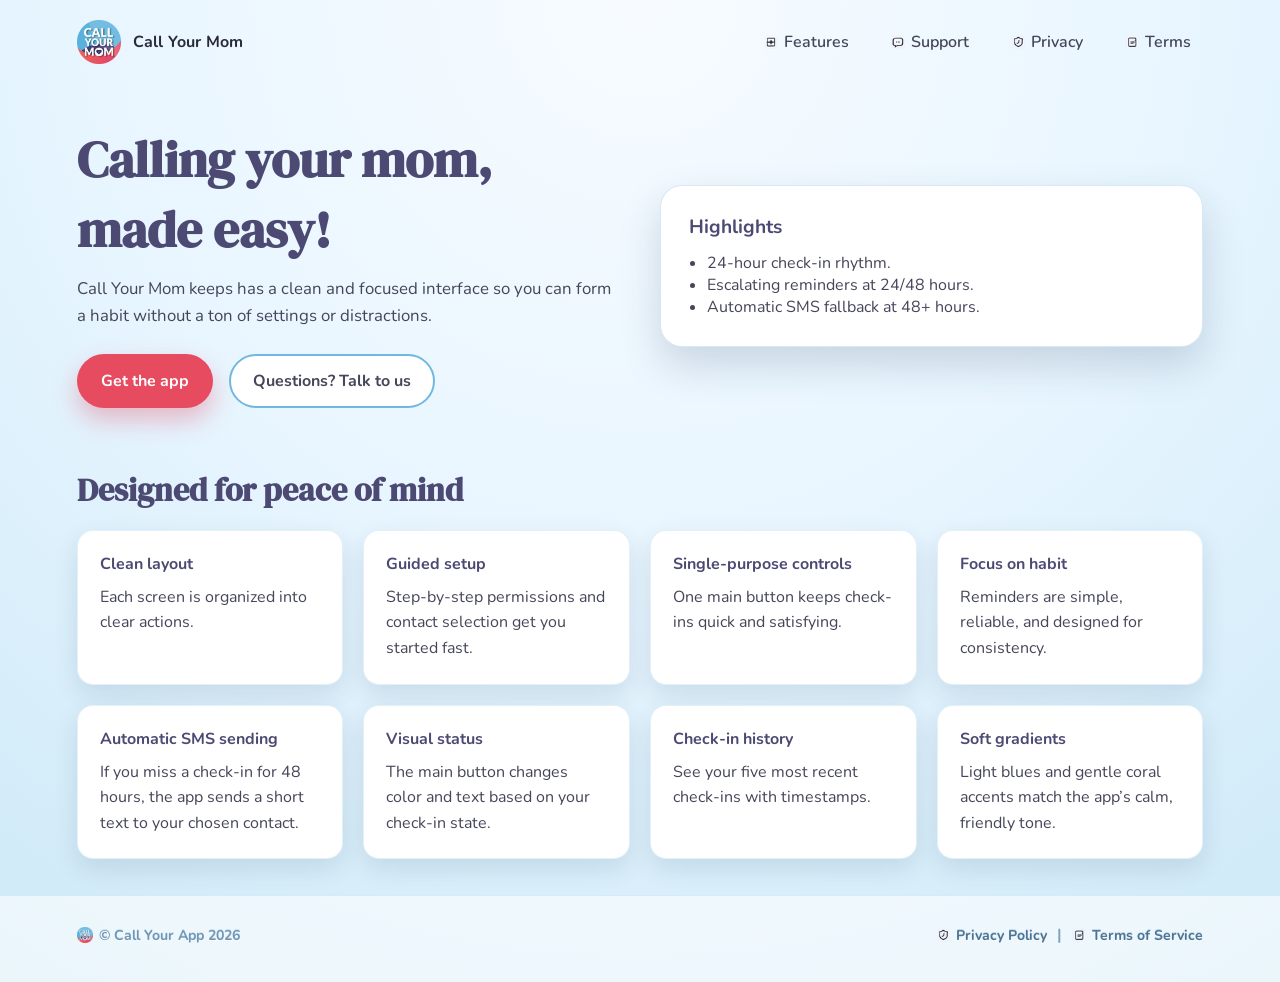
<file: features.html>
<!DOCTYPE html>
<html lang="en">
  <head>
    <meta charset="UTF-8" />
    <meta name="viewport" content="width=device-width, initial-scale=1" />
    <title>Features - Call Your Mom Reminder & Check-In App</title>
    <meta name="description" content="Discover how Call Your Mom works. With 24-hour check-ins, escalating reminders, automatic SMS fallback and a clean interface, the app helps build a habit of calling your family." />
    <meta name="keywords" content="call your mom features, call mom reminders, check-in app, streak tracking, automatic sms fallback, gentle reminders, family check-in app, habit tracking app" />
    <meta property="og:type" content="website" />
    <meta property="og:site_name" content="Call Your Mom" />
    <meta property="og:title" content="Features - Call Your Mom Reminder & Check-In App" />
    <meta property="og:description" content="Discover how Call Your Mom works. With 24-hour check-ins, escalating reminders, automatic SMS fallback and a clean interface, the app helps build a habit of calling your family." />
    <meta property="og:url" content="https://callyourapp.com/features.html" />
    <meta property="og:image" content="https://callyourapp.com/styles/Call_your_Mom_Logo.png" />
    <meta property="og:image:alt" content="Call Your Mom app logo" />
    <meta name="twitter:card" content="summary_large_image" />
    <meta name="twitter:title" content="Features - Call Your Mom Reminder & Check-In App" />
    <meta name="twitter:description" content="Discover how Call Your Mom works. With 24-hour check-ins, escalating reminders, automatic SMS fallback and a clean interface, the app helps build a habit of calling your family." />
    <meta name="twitter:image" content="https://callyourapp.com/styles/Call_your_Mom_Logo.png" />
    <meta name="twitter:image:alt" content="Call Your Mom app logo" />
    <link rel="icon" type="image/x-icon" href="favicon.ico" />
    <link rel="apple-touch-icon" sizes="180x180" href="styles/apple-touch-icon.png" />
    <link rel="stylesheet" href="styles/site.css" />
  </head>
  <body class="features-loading">
    <div id="featuresIntro" class="features-intro" aria-hidden="true">
      <video
        id="featuresIntroVideo"
        class="features-intro-video"
        src="styles/callyourmomintro.mp4"
        playsinline
        preload="auto"
      ></video>
      <button id="featuresIntroStart" class="features-intro-start" type="button">
        Click to see features
      </button>
    </div>
    <div class="page features-content">
      <header class="nav">
        <a class="brand" href="https://callyourapp.com/">
          <img src="styles/Call_your_Mom_Logo_round.png" alt="Call Your Mom logo" />
          <span>Call Your Mom</span>
        </a>
        <nav class="nav-links">
          <a href="features.html"><img class="menu-icon" src="styles/menu_features.png" alt="" aria-hidden="true" /><span>Features</span></a>
          <a href="support.html"><img class="menu-icon" src="styles/menu_support.png" alt="" aria-hidden="true" /><span>Support</span></a>
          <a href="privacy.html"><img class="menu-icon" src="styles/menu_privacy.png" alt="" aria-hidden="true" /><span>Privacy</span></a>
          <a href="terms.html"><img class="menu-icon" src="styles/menu_terms.png" alt="" aria-hidden="true" /><span>Terms</span></a>
        </nav>
      </header>

      <main>
        <section class="hero">
          <div>
            <h1>Calling your mom, made easy!</h1>
            <p>
              Call Your Mom keeps has a clean and focused interface so you can form a habit
              without a ton of settings or distractions.
            </p>
            <div class="cta-row">
              <a class="button primary" href="https://play.google.com/store/apps/details?id=com.callyourmom.app" target="_blank" rel="noreferrer">
                Get the app
              </a>
              <a class="button secondary" href="support.html">Questions? Talk to us</a>
            </div>
          </div>
            <div class="hero-card">
              <h3>Highlights</h3>
              <ul>
              <li>24-hour check-in rhythm.</li>
              <li>Escalating reminders at 24/48 hours.</li>
              <li>Automatic SMS fallback at 48+ hours.</li>
              </ul>
            </div>
        </section>

        <section class="section">
          <h2 class="section-title">Designed for peace of mind</h2>
          <div class="grid-2">
            <div class="card">
              <h4>Clean layout</h4>
              <p>Each screen is organized into clear actions.</p>
            </div>
            <div class="card">
              <h4>Guided setup</h4>
              <p>Step-by-step permissions and contact selection get you started fast.</p>
            </div>
            <div class="card">
              <h4>Single-purpose controls</h4>
              <p>One main button keeps check-ins quick and satisfying.</p>
            </div>
            <div class="card">
              <h4>Focus on habit</h4>
              <p>Reminders are simple, reliable, and designed for consistency.</p>
            </div>
            <div class="card">
              <h4>Automatic SMS sending</h4>
              <p>If you miss a check-in for 48 hours, the app sends a short text to your chosen contact.</p>
            </div>
            <div class="card">
              <h4>Visual status</h4>
              <p>The main button changes color and text based on your check-in state.</p>
            </div>
            <div class="card">
              <h4>Check-in history</h4>
              <p>See your five most recent check-ins with timestamps.</p>
            </div>
            <div class="card">
              <h4>Soft gradients</h4>
              <p>Light blues and gentle coral accents match the app’s calm, friendly tone.</p>
            </div>
          </div>
        </section>
      </main>

      <footer class="footer">
  <a class="footer-copyright" href="https://callyourapp.com/"><img class="footer-icon footer-icon-brand" src="styles/Call_your_Mom_Logo_round.png" alt="" aria-hidden="true" /><span>&copy; Call Your App 2026</span></a>
  <div class="footer-links">
    <a href="privacy.html"><img class="footer-icon" src="styles/menu_privacy.png" alt="" aria-hidden="true" /><span>Privacy Policy</span></a>
    <span class="footer-separator" aria-hidden="true">|</span>
    <a href="terms.html"><img class="footer-icon" src="styles/menu_terms.png" alt="" aria-hidden="true" /><span>Terms of Service</span></a>
  </div>
</footer>
    </div>
    <script>
      (function () {
        const body = document.body;
        const intro = document.getElementById("featuresIntro");
        const video = document.getElementById("featuresIntroVideo");
        const startButton = document.getElementById("featuresIntroStart");
        let didFinish = false;
        let didDim = false;
        let dimTimer = null;
        let audioMuteTimer = null;
        let finishTimer = null;
        let autoPlayTimer = null;
        let didStart = false;
        let milestonesScheduled = false;

        const triggerDim = function () {
          if (didDim || didFinish) return;
          didDim = true;
          intro.classList.add("is-dimmed");
          body.classList.remove("features-loading");
        };

        const schedulePlaybackMilestones = function () {
          if (milestonesScheduled || didFinish) return;
          milestonesScheduled = true;
          if (dimTimer) {
            window.clearTimeout(dimTimer);
          }
          if (audioMuteTimer) {
            window.clearTimeout(audioMuteTimer);
          }
          if (finishTimer) {
            window.clearTimeout(finishTimer);
          }
          dimTimer = window.setTimeout(function () {
            triggerDim();
          }, 6000);
          audioMuteTimer = window.setTimeout(function () {
            muteAudioInstantly();
          }, 7000);
          finishTimer = window.setTimeout(function () {
            finishIntro();
          }, 10000);
        };

        const muteAudioInstantly = function () {
          if (didFinish || video.muted) return;
          video.volume = 0;
        };

        const finishIntro = function () {
          if (didFinish || !intro) return;
          didFinish = true;
          if (dimTimer) {
            window.clearTimeout(dimTimer);
          }
          if (audioMuteTimer) {
            window.clearTimeout(audioMuteTimer);
          }
          if (finishTimer) {
            window.clearTimeout(finishTimer);
          }
          if (autoPlayTimer) {
            window.clearTimeout(autoPlayTimer);
          }
          intro.classList.add("is-fading");
          body.classList.remove("features-loading");
          window.setTimeout(function () {
            intro.remove();
          }, 700);
        };

        if (!intro || !video) {
          body.classList.remove("features-loading");
          return;
        }

        const beginPlayback = function (forceMuted) {
          if (didStart || didFinish) return;
          didStart = true;
          intro.classList.add("is-started");
          video.muted = !!forceMuted;

          const playAttempt = video.play();
          if (!playAttempt || typeof playAttempt.then !== "function") {
            schedulePlaybackMilestones();
            return;
          }
          if (typeof playAttempt.catch === "function") {
            playAttempt
              .then(function () {
                schedulePlaybackMilestones();
              })
              .catch(function () {
                video.muted = true;
                const mutedPlayAttempt = video.play();
                if (!mutedPlayAttempt || typeof mutedPlayAttempt.then !== "function") {
                  schedulePlaybackMilestones();
                  return;
                }
                mutedPlayAttempt
                  .then(function () {
                    schedulePlaybackMilestones();
                  })
                  .catch(finishIntro);
              });
          } else {
            schedulePlaybackMilestones();
          }
        };

        autoPlayTimer = window.setTimeout(function () {
          if (didStart || didFinish) return;
          beginPlayback(true);
        }, 5000);

        video.addEventListener("ended", finishIntro);
        video.addEventListener("error", finishIntro);
        if (startButton) {
          startButton.addEventListener("click", function () {
            if (autoPlayTimer) {
              window.clearTimeout(autoPlayTimer);
              autoPlayTimer = null;
            }
            beginPlayback(false);
          });
        } else {
          beginPlayback(true);
        }
      })();
    </script>
  </body>
</html>
</file>
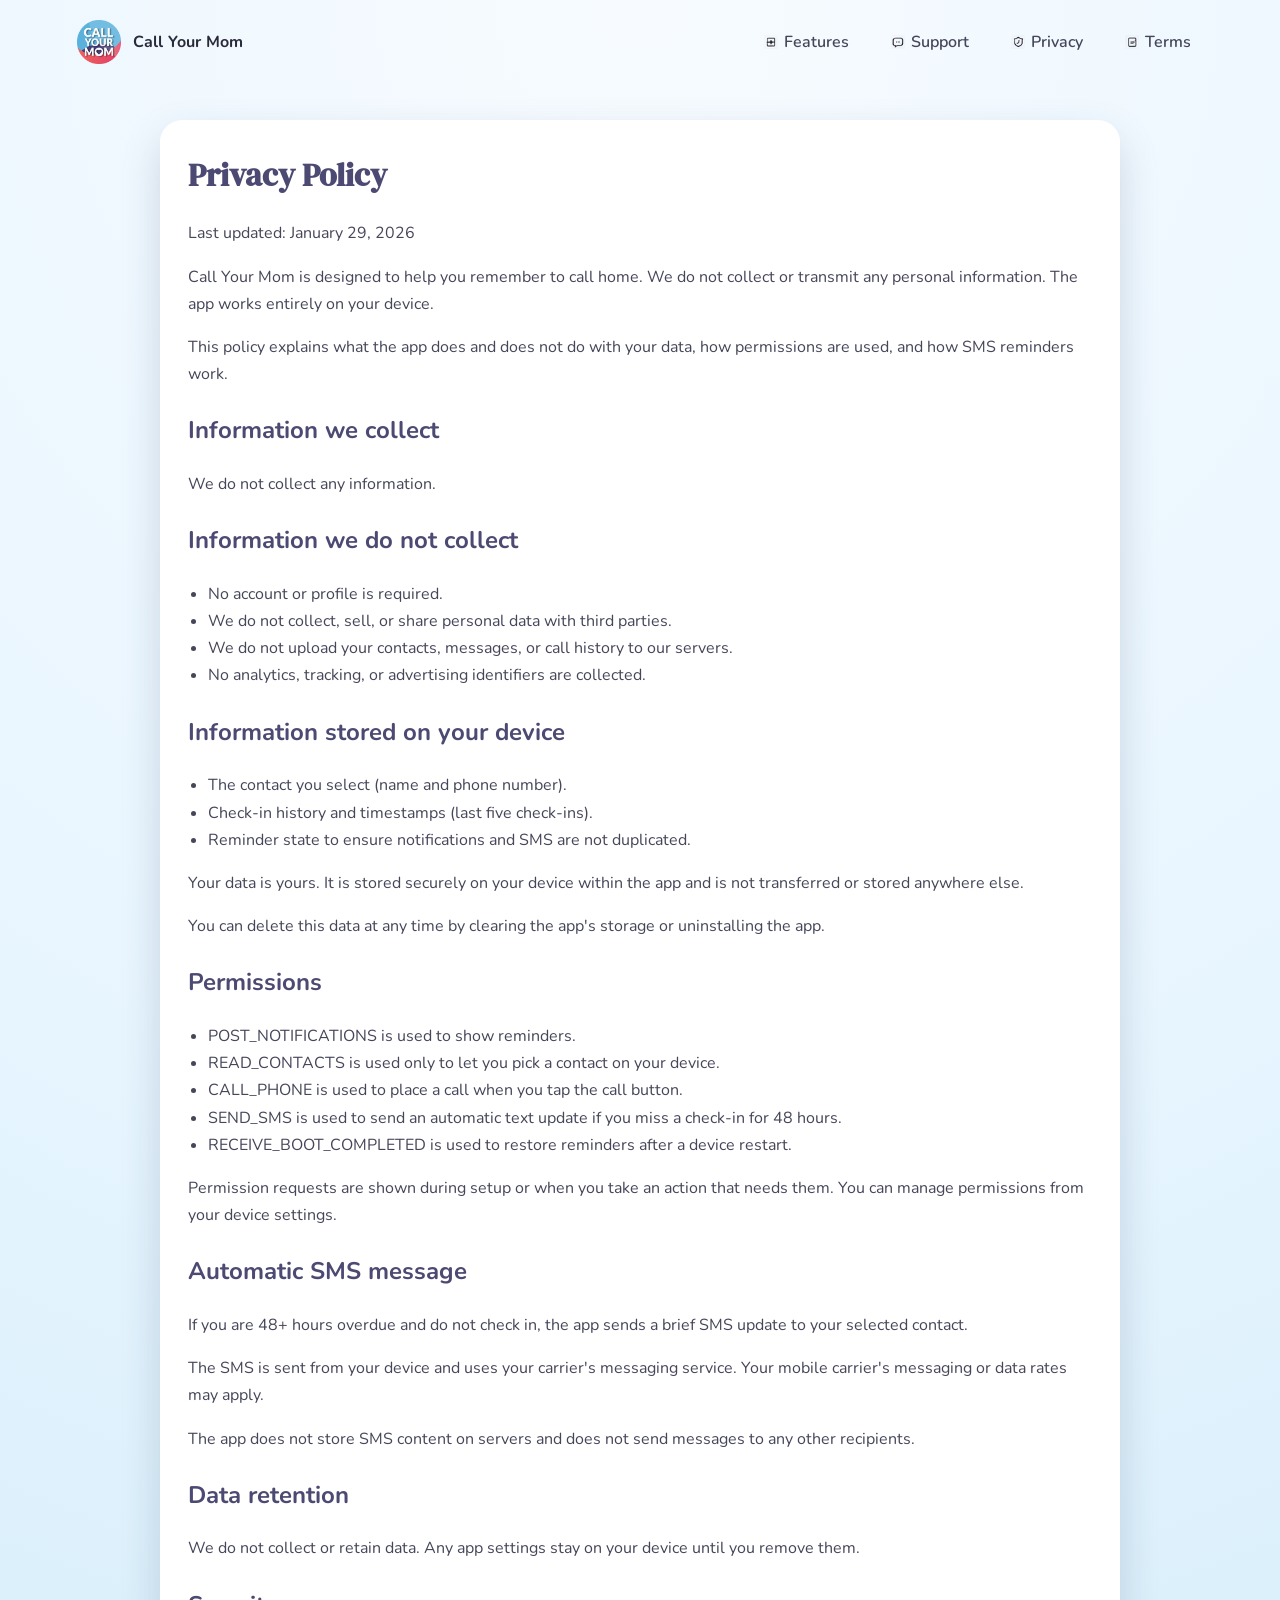
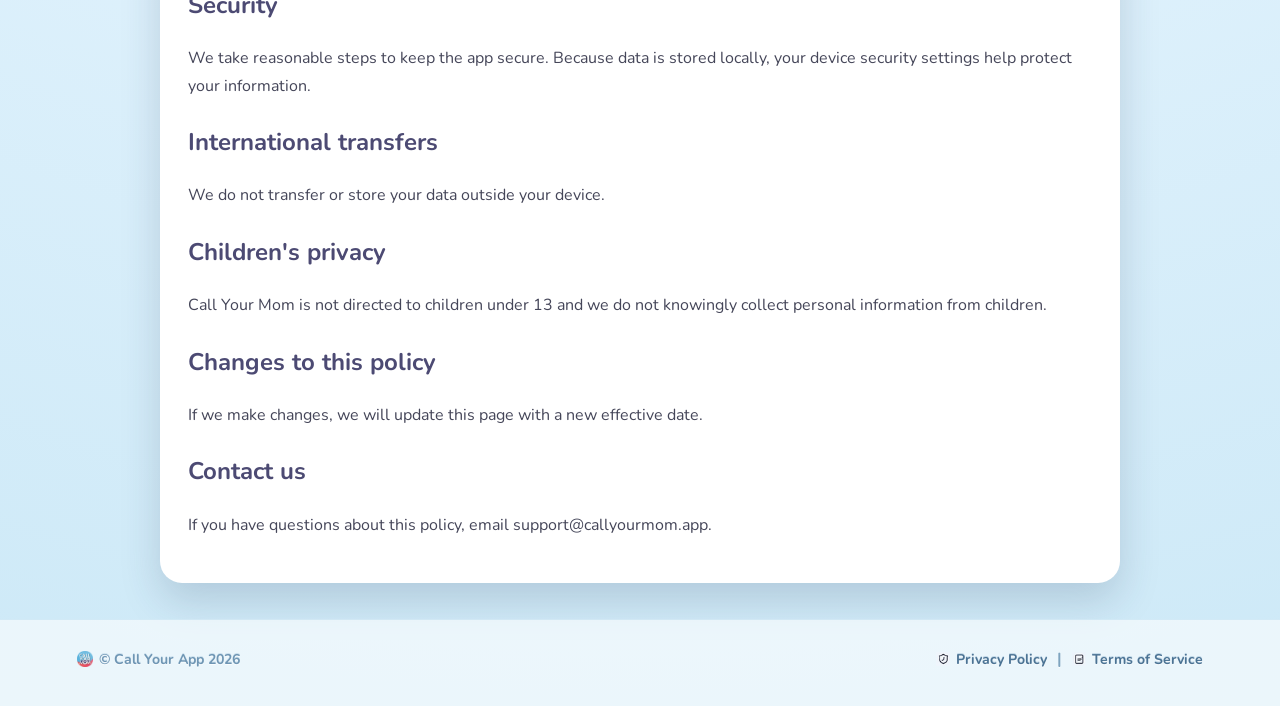
<file: privacy.html>
<!DOCTYPE html>
<html lang="en">
  <head>
    <meta charset="UTF-8" />
    <meta name="viewport" content="width=device-width, initial-scale=1" />
    <title>Privacy - Call Your Mom App: On-Device Data & No Tracking</title>
    <meta name="description" content="Call Your Mom values privacy. We collect no personal data; your selected contact and check-in history stay on your device. Learn about our permissions and SMS behaviour." />
    <meta name="keywords" content="call your mom privacy policy, call mom app privacy, no data collection app, on device storage, privacy-first reminder app, permissions, sms policy" />
    <meta property="og:type" content="website" />
    <meta property="og:site_name" content="Call Your Mom" />
    <meta property="og:title" content="Privacy - Call Your Mom App: On-Device Data & No Tracking" />
    <meta property="og:description" content="Call Your Mom values privacy. We collect no personal data; your selected contact and check-in history stay on your device. Learn about our permissions and SMS behaviour." />
    <meta property="og:url" content="https://callyourapp.com/privacy.html" />
    <meta property="og:image" content="https://callyourapp.com/styles/Call_your_Mom_Logo.png" />
    <meta property="og:image:alt" content="Call Your Mom app logo" />
    <meta name="twitter:card" content="summary_large_image" />
    <meta name="twitter:title" content="Privacy - Call Your Mom App: On-Device Data & No Tracking" />
    <meta name="twitter:description" content="Call Your Mom values privacy. We collect no personal data; your selected contact and check-in history stay on your device. Learn about our permissions and SMS behaviour." />
    <meta name="twitter:image" content="https://callyourapp.com/styles/Call_your_Mom_Logo.png" />
    <meta name="twitter:image:alt" content="Call Your Mom app logo" />
    <link rel="icon" type="image/x-icon" href="favicon.ico" />
    <link rel="apple-touch-icon" sizes="180x180" href="styles/apple-touch-icon.png" />
    <link rel="stylesheet" href="styles/site.css" />
  </head>
  <body>
    <div class="page">
      <header class="nav">
        <a class="brand" href="https://callyourapp.com/">
          <img src="styles/Call_your_Mom_Logo_round.png" alt="Call Your Mom logo" />
          <span>Call Your Mom</span>
        </a>
        <nav class="nav-links">
          <a href="features.html"><img class="menu-icon" src="styles/menu_features.png" alt="" aria-hidden="true" /><span>Features</span></a>
          <a href="support.html"><img class="menu-icon" src="styles/menu_support.png" alt="" aria-hidden="true" /><span>Support</span></a>
          <a href="privacy.html"><img class="menu-icon" src="styles/menu_privacy.png" alt="" aria-hidden="true" /><span>Privacy</span></a>
          <a href="terms.html"><img class="menu-icon" src="styles/menu_terms.png" alt="" aria-hidden="true" /><span>Terms</span></a>
        </nav>
      </header>

      <main class="section">
        <div class="policy">
          <h1 class="section-title">Privacy Policy</h1>
          <p>Last updated: January 29, 2026</p>
          <p>
            Call Your Mom is designed to help you remember to call home. We do not
            collect or transmit any personal information. The app works entirely on
            your device.
          </p>
          <p>
            This policy explains what the app does and does not do with your data, how
            permissions are used, and how SMS reminders work.
          </p>

          <h2>Information we collect</h2>
          <p>We do not collect any information.</p>

          <h2>Information we do not collect</h2>
          <ul>
            <li>No account or profile is required.</li>
            <li>We do not collect, sell, or share personal data with third parties.</li>
            <li>We do not upload your contacts, messages, or call history to our servers.</li>
            <li>No analytics, tracking, or advertising identifiers are collected.</li>
          </ul>

          <h2>Information stored on your device</h2>
          <ul>
            <li>The contact you select (name and phone number).</li>
            <li>Check-in history and timestamps (last five check-ins).</li>
            <li>Reminder state to ensure notifications and SMS are not duplicated.</li>
          </ul>
          <p>
            Your data is yours. It is stored securely on your device within the app and
            is not transferred or stored anywhere else.
          </p>
          <p>
            You can delete this data at any time by clearing the app's storage or
            uninstalling the app.
          </p>

          <h2>Permissions</h2>
          <ul>
            <li>POST_NOTIFICATIONS is used to show reminders.</li>
            <li>READ_CONTACTS is used only to let you pick a contact on your device.</li>
            <li>CALL_PHONE is used to place a call when you tap the call button.</li>
            <li>SEND_SMS is used to send an automatic text update if you miss a check-in for 48 hours.</li>
            <li>RECEIVE_BOOT_COMPLETED is used to restore reminders after a device restart.</li>
          </ul>
          <p>
            Permission requests are shown during setup or when you take an action that
            needs them. You can manage permissions from your device settings.
          </p>

          <h2>Automatic SMS message</h2>
          <p>
            If you are 48+ hours overdue and do not check in, the app sends a brief SMS
            update to your selected contact.
          </p>
          <p>
            The SMS is sent from your device and uses your carrier's messaging service.
            Your mobile carrier's messaging or data rates may apply.
          </p>
          <p>
            The app does not store SMS content on servers and does not send messages
            to any other recipients.
          </p>

          <h2>Data retention</h2>
          <p>
            We do not collect or retain data. Any app settings stay on your device until
            you remove them.
          </p>

          <h2>Security</h2>
          <p>
            We take reasonable steps to keep the app secure. Because data is stored locally,
            your device security settings help protect your information.
          </p>

          <h2>International transfers</h2>
          <p>
            We do not transfer or store your data outside your device.
          </p>

          <h2>Children's privacy</h2>
          <p>
            Call Your Mom is not directed to children under 13 and we do not knowingly
            collect personal information from children.
          </p>

          <h2>Changes to this policy</h2>
          <p>
            If we make changes, we will update this page with a new effective date.
          </p>

          <h2>Contact us</h2>
          <p>
            If you have questions about this policy, email
            <a href="mailto:support@callyourmom.app">support@callyourmom.app</a>.
          </p>
        </div>
      </main>

      <footer class="footer">
  <a class="footer-copyright" href="https://callyourapp.com/"><img class="footer-icon footer-icon-brand" src="styles/Call_your_Mom_Logo_round.png" alt="" aria-hidden="true" /><span>&copy; Call Your App 2026</span></a>
  <div class="footer-links">
    <a href="privacy.html"><img class="footer-icon" src="styles/menu_privacy.png" alt="" aria-hidden="true" /><span>Privacy Policy</span></a>
    <span class="footer-separator" aria-hidden="true">|</span>
    <a href="terms.html"><img class="footer-icon" src="styles/menu_terms.png" alt="" aria-hidden="true" /><span>Terms of Service</span></a>
  </div>
</footer>
    </div>
  </body>
</html>
</file>
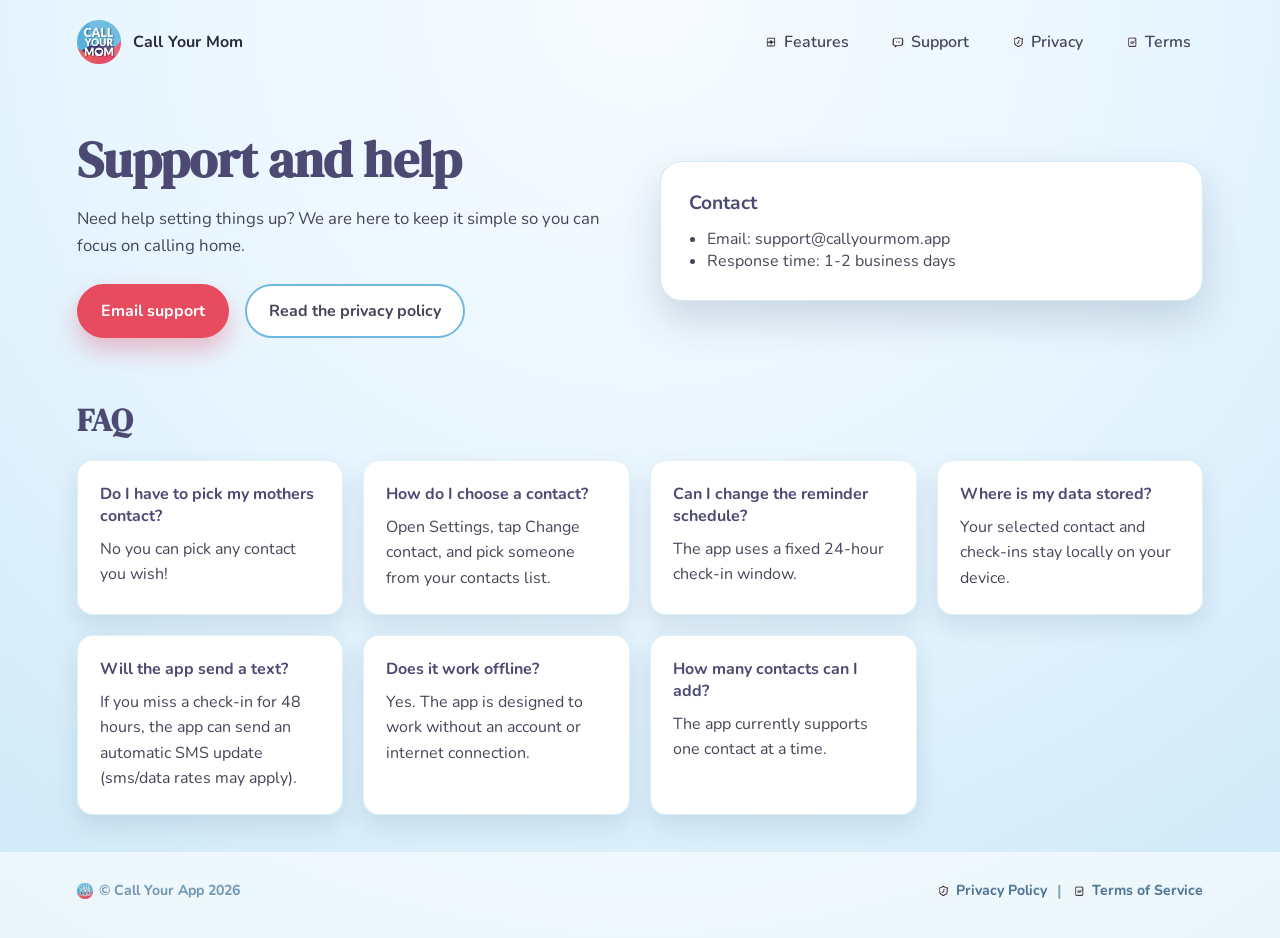
<file: support.html>
<!DOCTYPE html>
<html lang="en">
  <head>
    <meta charset="UTF-8" />
    <meta name="viewport" content="width=device-width, initial-scale=1" />
    <title>Support & FAQ - Call Your Mom Reminder App Help</title>
    <meta name="description" content="Need help with Call Your Mom? Find answers to common questions and contact our support team by email. Learn how to choose contacts, schedule reminders and manage settings." />
    <meta name="keywords" content="call your mom support, call mom app support, call your mom help, setup help, call mom faq, call reminder app contact, how to use call your mom" />
    <meta property="og:type" content="website" />
    <meta property="og:site_name" content="Call Your Mom" />
    <meta property="og:title" content="Support & FAQ - Call Your Mom Reminder App Help" />
    <meta property="og:description" content="Need help with Call Your Mom? Find answers to common questions and contact our support team by email. Learn how to choose contacts, schedule reminders and manage settings." />
    <meta property="og:url" content="https://callyourapp.com/support.html" />
    <meta property="og:image" content="https://callyourapp.com/styles/Call_your_Mom_Logo.png" />
    <meta property="og:image:alt" content="Call Your Mom app logo" />
    <meta name="twitter:card" content="summary_large_image" />
    <meta name="twitter:title" content="Support & FAQ - Call Your Mom Reminder App Help" />
    <meta name="twitter:description" content="Need help with Call Your Mom? Find answers to common questions and contact our support team by email. Learn how to choose contacts, schedule reminders and manage settings." />
    <meta name="twitter:image" content="https://callyourapp.com/styles/Call_your_Mom_Logo.png" />
    <meta name="twitter:image:alt" content="Call Your Mom app logo" />
    <link rel="icon" type="image/x-icon" href="favicon.ico" />
    <link rel="apple-touch-icon" sizes="180x180" href="styles/apple-touch-icon.png" />
    <link rel="stylesheet" href="styles/site.css" />
  </head>
  <body>
    <div class="page">
      <header class="nav">
        <a class="brand" href="https://callyourapp.com/">
          <img src="styles/Call_your_Mom_Logo_round.png" alt="Call Your Mom logo" />
          <span>Call Your Mom</span>
        </a>
        <nav class="nav-links">
          <a href="features.html"><img class="menu-icon" src="styles/menu_features.png" alt="" aria-hidden="true" /><span>Features</span></a>
          <a href="support.html"><img class="menu-icon" src="styles/menu_support.png" alt="" aria-hidden="true" /><span>Support</span></a>
          <a href="privacy.html"><img class="menu-icon" src="styles/menu_privacy.png" alt="" aria-hidden="true" /><span>Privacy</span></a>
          <a href="terms.html"><img class="menu-icon" src="styles/menu_terms.png" alt="" aria-hidden="true" /><span>Terms</span></a>
        </nav>
      </header>

      <main>
        <section class="hero">
          <div>
            <h1>Support and help</h1>
            <p>
              Need help setting things up? We are here to keep it simple so you can
              focus on calling home.
            </p>
            <div class="cta-row">
              <a class="button primary" href="mailto:support@callyourmom.app">Email support</a>
              <a class="button secondary" href="privacy.html">Read the privacy policy</a>
            </div>
          </div>
          <div class="hero-card">
            <h3>Contact</h3>
            <ul>
              <li>Email: support@callyourmom.app</li>
              <li>Response time: 1-2 business days</li>
            </ul>
          </div>
        </section>

        <section class="section">
          <h2 class="section-title">FAQ</h2>
          <div class="grid-2">
            <div class="card">
              <h4>Do I have to pick my mothers contact?</h4>
              <p>No you can pick any contact you wish!</p>
            </div>
            <div class="card">
              <h4>How do I choose a contact?</h4>
              <p>Open Settings, tap Change contact, and pick someone from your contacts list.</p>
            </div>
            <div class="card">
              <h4>Can I change the reminder schedule?</h4>
              <p>The app uses a fixed 24-hour check-in window.</p>
            </div>
            <div class="card">
              <h4>Where is my data stored?</h4>
              <p>Your selected contact and check-ins stay locally on your device.</p>
            </div>
            <div class="card">
              <h4>Will the app send a text?</h4>
              <p>If you miss a check-in for 48 hours, the app can send an automatic SMS update (sms/data rates may apply).</p>
            </div>
            <div class="card">
              <h4>Does it work offline?</h4>
              <p>Yes. The app is designed to work without an account or internet connection.</p>
            </div>
            <div class="card">
              <h4>How many contacts can I add?</h4>
              <p>The app currently supports one contact at a time.</p>
            </div>
          </div>
        </section>
      </main>

      <footer class="footer">
  <a class="footer-copyright" href="https://callyourapp.com/"><img class="footer-icon footer-icon-brand" src="styles/Call_your_Mom_Logo_round.png" alt="" aria-hidden="true" /><span>&copy; Call Your App 2026</span></a>
  <div class="footer-links">
    <a href="privacy.html"><img class="footer-icon" src="styles/menu_privacy.png" alt="" aria-hidden="true" /><span>Privacy Policy</span></a>
    <span class="footer-separator" aria-hidden="true">|</span>
    <a href="terms.html"><img class="footer-icon" src="styles/menu_terms.png" alt="" aria-hidden="true" /><span>Terms of Service</span></a>
  </div>
</footer>
    </div>
  </body>
</html>
</file>
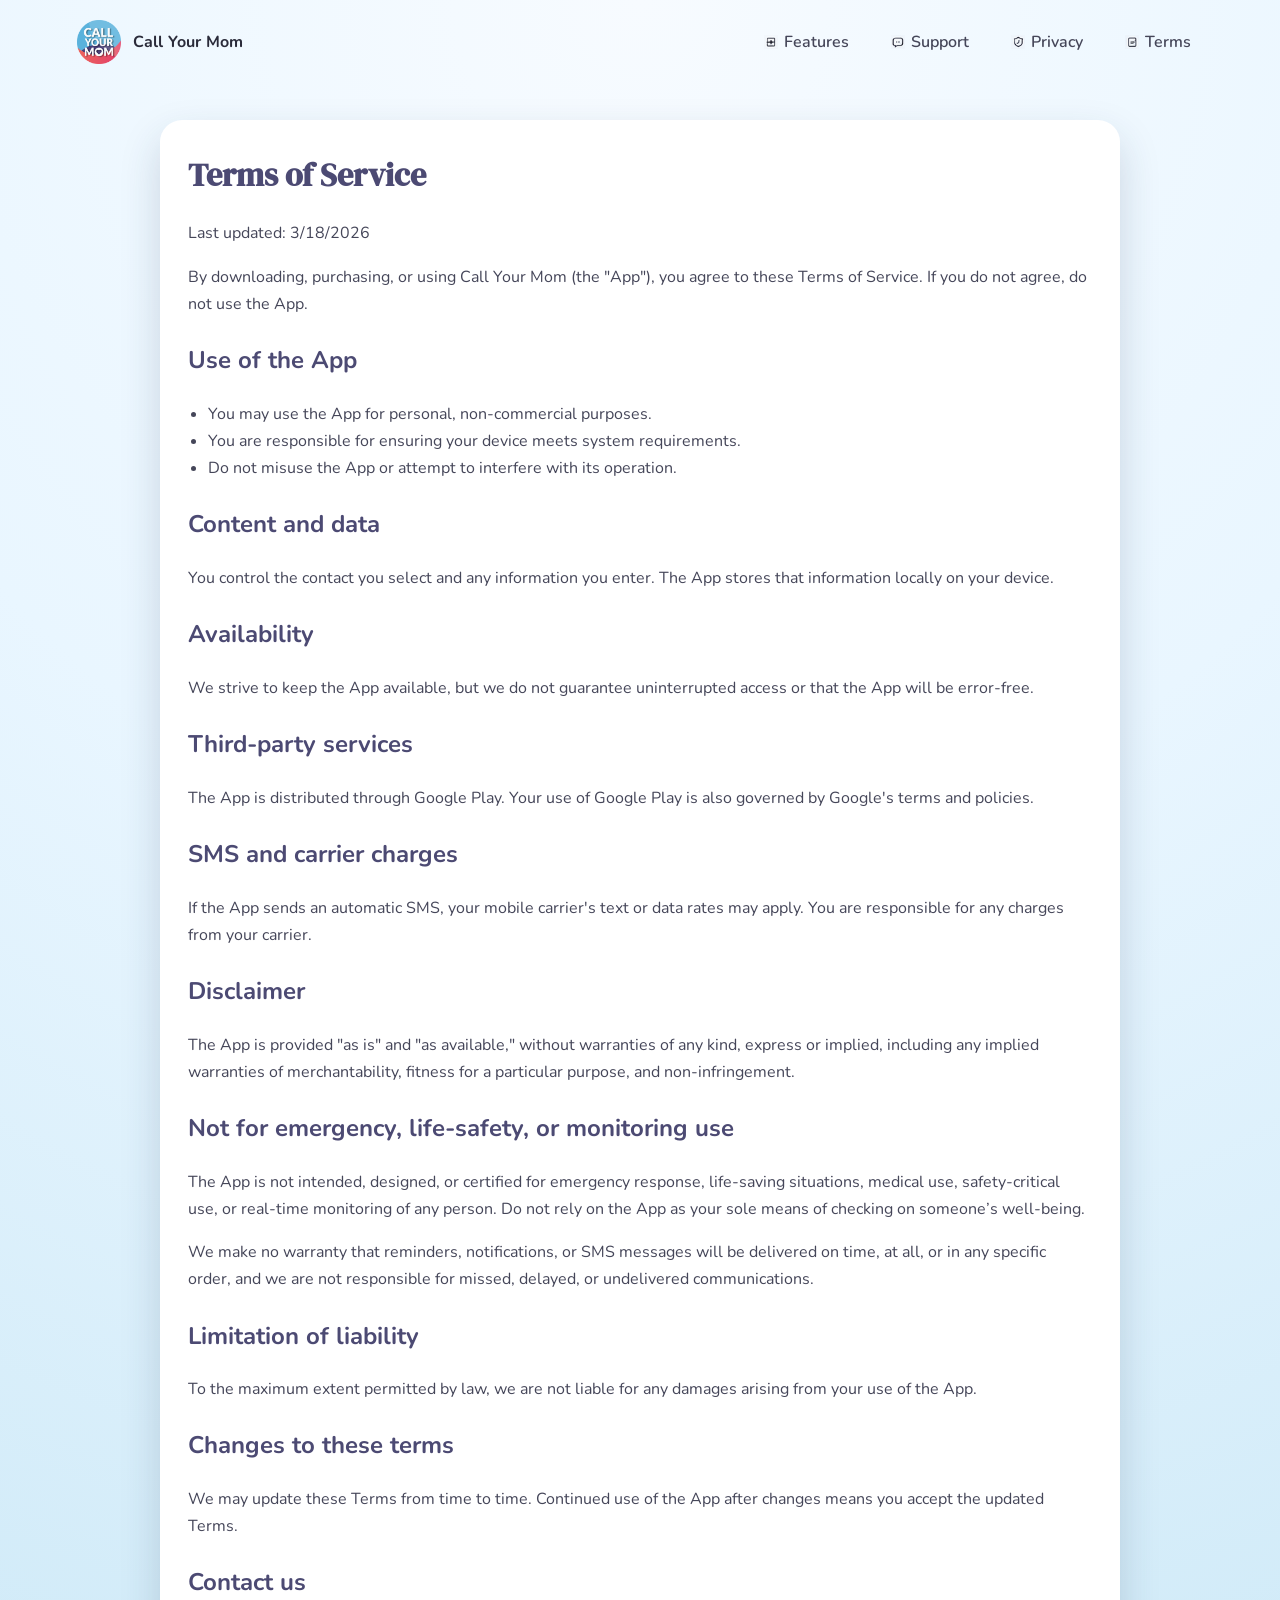
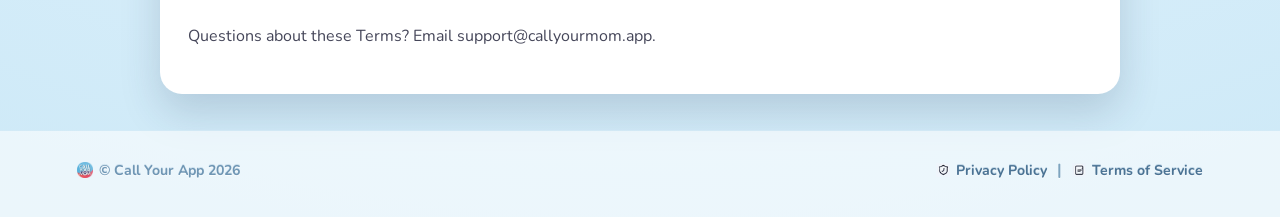
<file: terms.html>
<!DOCTYPE html>
<html lang="en">
  <head>
    <meta charset="UTF-8" />
    <meta name="viewport" content="width=device-width, initial-scale=1" />
    <title>Terms - Call Your Mom App Usage, SMS Charges & Disclaimer</title>
    <meta name="description" content="Read the terms for using Call Your Mom. Understand permissible use, Google Play distribution, SMS or carrier charges, and the limits of liability for this personal reminder app." />
    <meta name="keywords" content="call your mom terms of service, call mom app terms, usage terms, sms charges, disclaimer, app liability, personal use" />
    <meta property="og:type" content="website" />
    <meta property="og:site_name" content="Call Your Mom" />
    <meta property="og:title" content="Terms - Call Your Mom App Usage, SMS Charges & Disclaimer" />
    <meta property="og:description" content="Read the terms for using Call Your Mom. Understand permissible use, Google Play distribution, SMS or carrier charges, and the limits of liability for this personal reminder app." />
    <meta property="og:url" content="https://callyourapp.com/terms.html" />
    <meta property="og:image" content="https://callyourapp.com/styles/Call_your_Mom_Logo.png" />
    <meta property="og:image:alt" content="Call Your Mom app logo" />
    <meta name="twitter:card" content="summary_large_image" />
    <meta name="twitter:title" content="Terms - Call Your Mom App Usage, SMS Charges & Disclaimer" />
    <meta name="twitter:description" content="Read the terms for using Call Your Mom. Understand permissible use, Google Play distribution, SMS or carrier charges, and the limits of liability for this personal reminder app." />
    <meta name="twitter:image" content="https://callyourapp.com/styles/Call_your_Mom_Logo.png" />
    <meta name="twitter:image:alt" content="Call Your Mom app logo" />
    <link rel="icon" type="image/x-icon" href="favicon.ico" />
    <link rel="apple-touch-icon" sizes="180x180" href="styles/apple-touch-icon.png" />
    <link rel="stylesheet" href="styles/site.css" />
  </head>
  <body>
    <div class="page">
      <header class="nav">
        <a class="brand" href="https://callyourapp.com/">
          <img src="styles/Call_your_Mom_Logo_round.png" alt="Call Your Mom logo" />
          <span>Call Your Mom</span>
        </a>
        <nav class="nav-links">
          <a href="features.html"><img class="menu-icon" src="styles/menu_features.png" alt="" aria-hidden="true" /><span>Features</span></a>
          <a href="support.html"><img class="menu-icon" src="styles/menu_support.png" alt="" aria-hidden="true" /><span>Support</span></a>
          <a href="privacy.html"><img class="menu-icon" src="styles/menu_privacy.png" alt="" aria-hidden="true" /><span>Privacy</span></a>
          <a href="terms.html"><img class="menu-icon" src="styles/menu_terms.png" alt="" aria-hidden="true" /><span>Terms</span></a>
        </nav>
      </header>

      <main class="section">
        <div class="policy">
          <h1 class="section-title">Terms of Service</h1>
          <p>Last updated: 3/18/2026</p>
          <p>
            By downloading, purchasing, or using Call Your Mom (the "App"), you agree to these Terms
            of Service. If you do not agree, do not use the App.
          </p>

          <h2>Use of the App</h2>
          <ul>
            <li>You may use the App for personal, non-commercial purposes.</li>
            <li>You are responsible for ensuring your device meets system requirements.</li>
            <li>Do not misuse the App or attempt to interfere with its operation.</li>
          </ul>

          <h2>Content and data</h2>
          <p>
            You control the contact you select and any information you enter. The App
            stores that information locally on your device.
          </p>

          <h2>Availability</h2>
          <p>
            We strive to keep the App available, but we do not guarantee uninterrupted
            access or that the App will be error-free.
          </p>

          <h2>Third-party services</h2>
          <p>
            The App is distributed through Google Play. Your use of Google Play is also
            governed by Google's terms and policies.
          </p>
          <h2>SMS and carrier charges</h2>
          <p>
            If the App sends an automatic SMS, your mobile carrier's text or data rates
            may apply. You are responsible for any charges from your carrier.
          </p>

          <h2>Disclaimer</h2>
          <p>
            The App is provided "as is" and "as available," without warranties of any kind,
            express or implied, including any implied warranties of merchantability, fitness
            for a particular purpose, and non-infringement.
          </p>

          <h2>Not for emergency, life-safety, or monitoring use</h2>
          <p>
            The App is not intended, designed, or certified for emergency response, life-saving
            situations, medical use, safety-critical use, or real-time monitoring of any person.
            Do not rely on the App as your sole means of checking on someone’s well-being.
          </p>
          <p>
            We make no warranty that reminders, notifications, or SMS messages will be delivered
            on time, at all, or in any specific order, and we are not responsible for missed,
            delayed, or undelivered communications.
          </p>

          <h2>Limitation of liability</h2>
          <p>
            To the maximum extent permitted by law, we are not liable for any damages
            arising from your use of the App.
          </p>

          <h2>Changes to these terms</h2>
          <p>
            We may update these Terms from time to time. Continued use of the App after
            changes means you accept the updated Terms.
          </p>

          <h2>Contact us</h2>
          <p>
            Questions about these Terms? Email
            <a href="mailto:support@callyourmom.app">support@callyourmom.app</a>.
          </p>
        </div>
      </main>

      <footer class="footer">
  <a class="footer-copyright" href="https://callyourapp.com/"><img class="footer-icon footer-icon-brand" src="styles/Call_your_Mom_Logo_round.png" alt="" aria-hidden="true" /><span>&copy; Call Your App 2026</span></a>
  <div class="footer-links">
    <a href="privacy.html"><img class="footer-icon" src="styles/menu_privacy.png" alt="" aria-hidden="true" /><span>Privacy Policy</span></a>
    <span class="footer-separator" aria-hidden="true">|</span>
    <a href="terms.html"><img class="footer-icon" src="styles/menu_terms.png" alt="" aria-hidden="true" /><span>Terms of Service</span></a>
  </div>
</footer>
    </div>
  </body>
</html>
</file>
<file: styles/site.css>
@import url("https://fonts.googleapis.com/css2?family=DM+Serif+Display&family=Nunito:wght@400;600;700&display=swap");

:root {
  --sky-500: #70b8e0;
  --sky-400: #8cc8e8;
  --sky-200: #d8eef9;
  --coral-500: #e64b60;
  --coral-400: #ef6c7f;
  --ink-900: #2a2b3a;
  --ink-700: #454659;
  --lavender-100: #f2f0f7;
  --white: #ffffff;
  --shadow: 0 18px 40px rgba(36, 58, 88, 0.18);
  --radius-lg: 22px;
  --radius-md: 16px;
  --radius-sm: 12px;
}

*,
*::before,
*::after {
  box-sizing: border-box;
}

body {
  margin: 0;
  font-family: "Nunito", "Trebuchet MS", sans-serif;
  color: var(--ink-900);
  background: radial-gradient(circle at top, #f7fbff 0%, #e9f6ff 45%, #cde9f7 100%);
  min-height: 100vh;
}

body.features-loading {
  overflow: hidden;
}

.features-content {
  opacity: 1;
  visibility: visible;
  transition: opacity 0.6s ease;
}

body.features-loading .features-content {
  opacity: 0;
  visibility: hidden;
}

.features-intro {
  position: fixed;
  inset: 0;
  z-index: 9999;
  display: grid;
  place-items: center;
  padding: 24px;
  opacity: 1;
  transition: opacity 0.65s ease;
}

.features-intro::before {
  content: "";
  position: absolute;
  inset: 0;
  background: #ffffff;
  opacity: 1;
  transition: opacity 0.7s ease;
}

.features-intro.is-dimmed::before {
  opacity: 0.2;
}

.features-intro.is-fading {
  opacity: 0;
  pointer-events: none;
}

.features-intro-video {
  position: relative;
  z-index: 1;
  width: min(980px, 96vw);
  max-height: 512px;
  height: auto;
  object-fit: contain;
}

.features-intro-start {
  position: absolute;
  left: 50%;
  bottom: 42px;
  transform: translateX(-50%);
  z-index: 2;
  border: 0;
  border-radius: 999px;
  padding: 12px 20px;
  background: #111111;
  color: #ffffff;
  font: 700 0.95rem/1 "Nunito", "Trebuchet MS", sans-serif;
  cursor: pointer;
  transition: opacity 0.25s ease, transform 0.25s ease;
}

.features-intro-start:hover,
.features-intro-start:focus {
  transform: translateX(-50%) translateY(-1px);
}

.features-intro.is-started .features-intro-start {
  opacity: 0;
  pointer-events: none;
}

img {
  max-width: 100%;
  display: block;
}

a {
  color: inherit;
  text-decoration: none;
}

.page {
  display: flex;
  flex-direction: column;
  min-height: 100vh;
}

.nav {
  display: flex;
  align-items: center;
  justify-content: space-between;
  gap: 24px;
  padding: 20px 6vw;
}

.brand {
  display: flex;
  align-items: center;
  gap: 12px;
  font-weight: 700;
  letter-spacing: 0.2px;
}

.brand img {
  width: 44px;
  height: 44px;
}

.nav-links {
  display: flex;
  gap: 18px;
  flex-wrap: wrap;
  font-weight: 600;
  color: var(--ink-700);
}

.nav-links a {
  display: inline-flex;
  align-items: center;
  gap: 6px;
  padding: 8px 12px;
  border-radius: 999px;
  transition: background 0.2s ease, color 0.2s ease;
}

.menu-icon {
  width: 14px;
  height: 14px;
  flex: 0 0 14px;
}

.nav-links a:hover,
.nav-links a:focus {
  background: var(--sky-200);
  color: var(--ink-900);
}

.hero {
  display: grid;
  grid-template-columns: repeat(auto-fit, minmax(260px, 1fr));
  gap: 40px;
  align-items: center;
  padding: 40px 6vw 24px;
}

.hero h1 {
  font-family: "DM Serif Display", "Georgia", serif;
  font-size: clamp(2.2rem, 4vw, 3.4rem);
  margin: 0 0 12px;
  color: #4c4a73;
}

.hero p {
  font-size: 1.05rem;
  line-height: 1.6;
  color: var(--ink-700);
  margin: 0 0 24px;
}

.cta-row {
  display: flex;
  gap: 16px;
  flex-wrap: wrap;
}

.button {
  display: inline-flex;
  align-items: center;
  justify-content: center;
  padding: 14px 22px;
  border-radius: 999px;
  font-weight: 700;
  border: 2px solid transparent;
  transition: transform 0.2s ease, box-shadow 0.2s ease;
}

.button.primary {
  background: var(--coral-500);
  color: var(--white);
  box-shadow: 0 12px 24px rgba(230, 75, 96, 0.35);
}

.button.secondary {
  border-color: var(--sky-500);
  color: var(--ink-700);
  background: var(--white);
}

.button:hover,
.button:focus {
  transform: translateY(-2px);
  box-shadow: 0 16px 24px rgba(42, 43, 58, 0.15);
}

.hero-card {
  background: var(--white);
  border-radius: var(--radius-lg);
  padding: 28px;
  box-shadow: var(--shadow);
  border: 1px solid rgba(112, 184, 224, 0.3);
}

.hero-card h3 {
  margin: 0 0 12px;
  color: #4c4a73;
  font-size: 1.2rem;
}

.hero-card ul {
  padding-left: 18px;
  margin: 0;
  color: var(--ink-700);
}

.hero-video-card {
  padding: 14px;
}

.hero-video-wrap {
  position: relative;
  border-radius: 14px;
  overflow: hidden;
  background: #0f1218;
}

.hero-video-wrap::after {
  content: "";
  position: absolute;
  inset: 0;
  z-index: 1;
  pointer-events: none;
  background:
    repeating-linear-gradient(
      to bottom,
      rgba(255, 255, 255, 0.08) 0,
      rgba(255, 255, 255, 0.08) 1px,
      rgba(255, 255, 255, 0) 1px,
      rgba(255, 255, 255, 0) 3px
    ),
    rgba(128, 128, 128, 0.25);
  opacity: 1;
  transition: opacity 0.3s ease;
}

.hero-video-wrap.is-playing::after {
  opacity: 0;
}

.hero-video {
  width: 100%;
  display: block;
}

.hero-video-play {
  position: absolute;
  left: 45px;
  bottom: 30px;
  transform: none;
  z-index: 2;
  overflow: visible;
  border: 0;
  border-radius: 15px;
  padding: 14px 22px 14px 56px;
  background: rgba(255, 255, 255, 0.92);
  color: #1d2230;
  font: 700 0.95rem/1 "Nunito", "Trebuchet MS", sans-serif;
  display: inline-flex;
  flex-direction: row;
  align-items: center;
  gap: 0;
  cursor: pointer;
  box-shadow: 0 10px 24px rgba(0, 0, 0, 0.25);
  transition: opacity 0.2s ease, transform 0.2s ease;
}

.hero-video-play-icon {
  position: absolute;
  left: -24px;
  top: 50%;
  transform: translateY(-50%);
  width: 64px;
  height: 64px;
  filter: drop-shadow(0 6px 12px rgba(0, 0, 0, 0.28));
}

.hero-video-play:hover,
.hero-video-play:focus {
  transform: translateY(-1px);
}

.hero-video-play.is-hidden {
  opacity: 0;
  pointer-events: none;
}

.section {
  padding: 36px 6vw;
}

.section-title {
  font-family: "DM Serif Display", "Georgia", serif;
  font-size: 2rem;
  margin: 0 0 18px;
  color: #4c4a73;
}

.grid-2 {
  display: grid;
  grid-template-columns: repeat(auto-fit, minmax(250px, 1fr));
  gap: 20px;
}

.card {
  background: var(--white);
  border-radius: var(--radius-md);
  padding: 22px;
  box-shadow: 0 10px 24px rgba(36, 58, 88, 0.12);
  border: 1px solid rgba(112, 184, 224, 0.2);
}

.card h4 {
  margin: 0 0 10px;
  color: #4c4a73;
}

.card p {
  margin: 0;
  color: var(--ink-700);
  line-height: 1.6;
}

.screenshots {
  display: grid;
  grid-template-columns: repeat(auto-fit, minmax(180px, 1fr));
  gap: 18px;
}

.screenshot {
  background: var(--white);
  padding: 12px;
  border-radius: var(--radius-md);
  box-shadow: var(--shadow);
}

.screenshot img {
  border-radius: 18px;
}

.cta-banner {
  display: flex;
  align-items: center;
  justify-content: center;
  flex-wrap: nowrap;
  gap: 0;
  width: max-content;
  margin: 0 auto;
}

.cta-link {
  display: block;
  line-height: 0;
  width: max-content;
  flex: 0 0 auto;
  padding-left: 5px;
  padding-right: 5px;
}

.cta-privacy-link {
  padding-left: 5px;
  padding-right: 5px;
}

.cta-banner .cta-link,
.cta-banner .cta-privacy-link {
  padding-left: 5px;
  padding-right: 5px;
}

.cta-banner > a {
  display: block;
  line-height: 0;
  width: max-content;
  margin: 0;
}

.cta-link img {
  width: auto;
  max-width: 720px;
  margin: 0;
  display: block;
  border-radius: var(--radius-md);
  box-shadow: var(--shadow);
  border: 1px solid rgba(112, 184, 224, 0.2);
}

.cta-badge {
  width: auto;
  display: block;
  border-radius: var(--radius-md);
  box-shadow: none;
  border: 0;
}

.policy {
  max-width: 960px;
  margin: 0 auto;
  background: var(--white);
  border-radius: var(--radius-lg);
  padding: 28px;
  box-shadow: var(--shadow);
  line-height: 1.7;
  color: var(--ink-700);
}

.policy h2 {
  color: #4c4a73;
  margin-top: 22px;
}

.policy ul {
  padding-left: 20px;
}

.footer {
  margin-top: auto;
  padding: 28px 6vw 36px;
  color: var(--ink-700);
  display: flex;
  flex-wrap: wrap;
  gap: 18px;
  justify-content: space-between;
  align-items: center;
  border-top: 1px solid rgba(112, 184, 224, 0.2);
  background: rgba(255, 255, 255, 0.6);
}

.footer-links {
  margin-left: auto;
  display: inline-flex;
  align-items: center;
  gap: 10px;
}

.footer-copyright,
.footer-links a {
  position: relative;
  display: inline-flex;
  align-items: center;
  gap: 6px;
  font-size: 0.88rem;
  font-weight: 700;
  transition: transform 0.22s ease, color 0.22s ease, text-shadow 0.22s ease;
}

.footer-copyright {
  color: #6f96b4;
  text-shadow: 0 1px 0 rgba(255, 255, 255, 0.72), 0 -1px 0 rgba(130, 174, 205, 0.28);
  cursor: pointer;
}

.footer-links a {
  color: #4b7394;
  text-shadow: 0 1px 0 rgba(255, 255, 255, 0.68), 0 -1px 0 rgba(110, 155, 190, 0.34);
}

.footer-copyright::after,
.footer-links a::after {
  content: "";
  position: absolute;
  left: 8px;
  right: 8px;
  bottom: -3px;
  height: 2px;
  border-radius: 999px;
  background: linear-gradient(90deg, rgba(112, 184, 224, 0.25), rgba(112, 184, 224, 0.85), rgba(112, 184, 224, 0.25));
  transform: scaleX(0.2);
  opacity: 0;
  transition: transform 0.24s ease, opacity 0.24s ease;
}

.footer-copyright:hover,
.footer-copyright:focus-visible,
.footer-links a:hover,
.footer-links a:focus-visible {
  transform: translateY(-1px);
  color: #3f7094;
  text-shadow: 0 1px 0 rgba(255, 255, 255, 0.78), 0 -1px 0 rgba(96, 146, 182, 0.38);
}

.footer-copyright:hover::after,
.footer-copyright:focus-visible::after,
.footer-links a:hover::after,
.footer-links a:focus-visible::after {
  transform: scaleX(1);
  opacity: 1;
}

.footer-separator {
  color: #7ea4bf;
  text-shadow: 0 1px 0 rgba(255, 255, 255, 0.72);
  font-weight: 700;
}

.footer-icon {
  width: 14px;
  height: 14px;
  flex: 0 0 14px;
}

.footer-icon-brand {
  width: 16px;
  height: 16px;
  flex-basis: 16px;
}

@media (max-width: 720px) {
  .nav {
    flex-direction: column;
    align-items: flex-start;
  }

  .cta-row {
    flex-direction: column;
    align-items: stretch;
  }

  .footer {
    justify-content: center;
    text-align: center;
  }

  .footer-links {
    margin-left: 0;
  }
}
</file>
